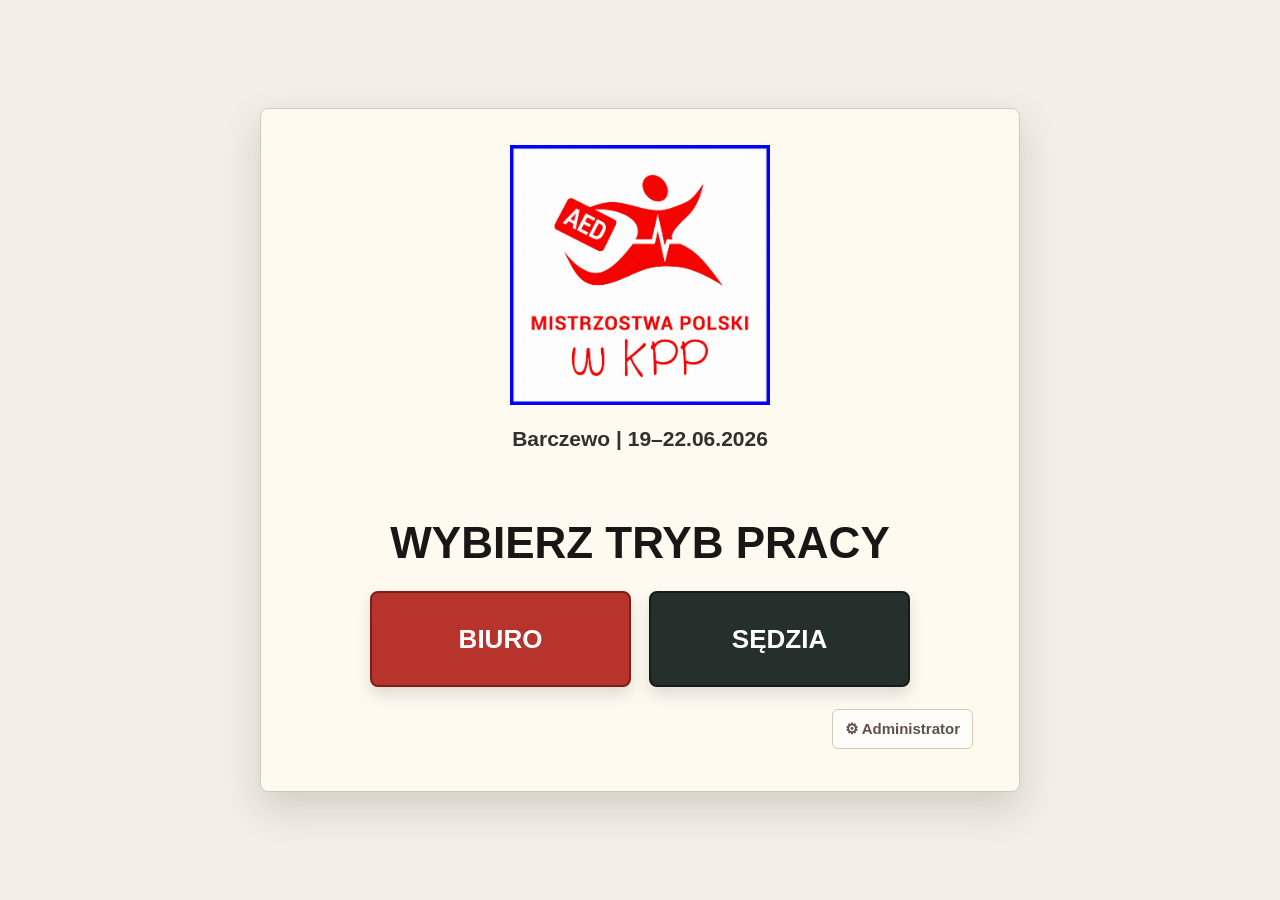
<file: index.html>
<!doctype html>
<html lang="pl">
<head>
  <meta charset="utf-8">
  <meta name="viewport" content="width=device-width, initial-scale=1, viewport-fit=cover">
  <meta name="theme-color" content="#f4f1ea">
  <title>Karty OMRM - MVP klient offline</title>
  <link rel="manifest" href="manifest.json">
  <link rel="stylesheet" href="styles.css?v=users-v51">
</head>
<body>
  <section id="login-screen" class="login-screen">
    <div class="login-panel">
      <div class="login-logo-box">
        <img class="login-logo" src="assets/images/logo.jpg" alt="Logo mistrzostw" onerror="this.hidden=true">
      </div>

      <div class="event-info">Barczewo | 19–22.06.2026</div>
      <div class="login-separator" aria-hidden="true"></div>

      <div id="loginModeStep" class="login-step">
        <h1>WYBIERZ TRYB PRACY</h1>
        <div class="login-mode-switch" role="group" aria-label="Tryb logowania">
          <button type="button" class="login-mode office-mode" data-login-mode="office">BIURO</button>
          <button type="button" class="login-mode judge-mode" data-login-mode="judge">SĘDZIA</button>
        </div>
        <button type="button" class="admin-login-link" data-login-mode="admin">⚙ Administrator</button>
      </div>

      <form id="loginForm" class="login-form" hidden>
        <p class="login-form-mode" id="loginFormMode">Logowanie</p>
        <label>
          Login
          <input id="loginInput" autocomplete="username">
        </label>
        <label>
          Hasło
          <input id="passwordInput" type="password" autocomplete="current-password">
        </label>
        <div id="loginError" class="login-error" role="alert" hidden>Nieprawidłowy login lub hasło.</div>
        <div class="login-actions">
          <button type="button" class="secondary" id="loginBackBtn">Wróć</button>
          <button type="submit">Zaloguj</button>
        </div>
      </form>
    </div>
  </section>

  <header class="topbar">
    <button type="button" class="admin-brand admin-home-button" id="adminHomeButton" aria-label="Przejdź do głównego panelu administratora">
      <div class="admin-brand-logo">
        <img id="headerLogo" src="assets/images/logo.jpg" alt="Logo Mistrzostw Polski w KPP" onerror="this.hidden=true">
      </div>
      <div class="admin-brand-text">
        <strong id="headerEventName">MISTRZOSTWA POLSKI W KPP</strong>
        <span id="headerEventMeta">Barczewo | 19–22.06.2026</span>
      </div>
    </button>
    <button type="button" class="event-edit-button" id="eventEditBtn" aria-label="Edytuj dane zawodów" title="Edytuj dane zawodów" data-admin-write>✎</button>
    <button type="button" class="admin-menu-toggle" id="adminMenuToggle" aria-expanded="false">
      <span aria-hidden="true">☰</span>
      Menu
    </button>
    <div class="session-panel">
      <span class="session-label">Zalogowany jako</span>
      <div class="mode-pill" id="modePill">Tryb</div>
      <div class="context-switcher" id="contextSwitcher" hidden>
        <button type="button" data-context-mode="admin">Administracja</button>
        <button type="button" data-context-mode="office">Biuro</button>
        <button type="button" data-context-mode="judge">Sędzia</button>
      </div>
    </div>
  </header>

  <main>
    <section id="users-screen" class="view">
      <div class="admin-layout">
        <aside class="admin-sidebar" aria-label="Menu administratora">
          <nav aria-label="Widoki administratora">
            <button class="tab active" data-view="users-screen">Użytkownicy</button>
            <button class="tab" data-view="assignments-screen">Przydziały</button>
            <button class="tab" data-view="teams-screen">Zespoły</button>
            <button class="tab" data-view="ranking-screen">Ranking</button>
            <button class="tab" data-view="messages-screen">Komunikaty</button>
            <button class="tab" data-view="audit-screen">Audyt</button>
            <button class="tab" data-view="sync-screen">Synchronizacja</button>
          </nav>
          <button type="button" class="logout-button secondary" id="logoutBtn" data-logout>Wyloguj</button>
        </aside>

        <div class="admin-main">
          <div class="wide-panel admin-users-panel">
            <div class="admin-section-header">
              <div>
                <h2>Użytkownicy i uprawnienia</h2>
              </div>
              <div class="admin-header-actions">
                <button type="button" id="addUserBtn" data-admin-write>+ Dodaj użytkownika</button>
                <button type="button" class="secondary" id="importUsersBtn" data-admin-write>Importuj użytkowników</button>
              </div>
            </div>

            <div id="importUsersPanel" class="user-form-panel import-users-panel" hidden>
              <h3>Importuj użytkowników</h3>
              <p class="muted">Wybierz plik XLSX lub CSV z kolumnami: Imię oraz Nazwisko. Loginy zostaną wygenerowane automatycznie.</p>
              <label>
                Plik Excel / CSV
                <input id="importUsersFileInput" type="file" accept=".csv,.xlsx,.xls,text/csv,application/vnd.ms-excel,application/vnd.openxmlformats-officedocument.spreadsheetml.sheet">
              </label>
              <div id="importUsersFileInfo" class="import-file-info" hidden></div>
              <div class="import-columns">
                <strong>Oczekiwane kolumny:</strong>
                <span>Imię</span>
                <span>Nazwisko</span>
              </div>
              <div id="importUsersPreview"></div>
              <div class="action-row">
                <button type="button" class="secondary" id="cancelImportUsersBtn">Zamknij</button>
                <button type="button" id="confirmImportUsersBtn" hidden>Importuj 0 użytkowników</button>
              </div>
            </div>

            <div id="userFormPanel" class="user-form-panel" hidden>
              <form id="userForm" class="user-form">
                <h3 id="userFormTitle">Dodaj użytkownika</h3>
                <div id="userFormError" class="login-error" role="alert" hidden></div>
                <input type="hidden" id="userIdInput">
                <div class="form-grid">
                  <label>
                    Imię
                    <input id="userFirstNameInput" autocomplete="given-name">
                  </label>
                  <label>
                    Nazwisko
                    <input id="userLastNameInput" autocomplete="family-name">
                  </label>
                  <label>
                    Login
                    <input id="userAccountInput" autocomplete="off">
                  </label>
                  <label id="userPasswordLabel">
                    Hasło
                    <input id="userSecretInput" type="password" autocomplete="off">
                  </label>
                </div>
                <fieldset class="checkbox-group">
                  <legend>Uprawnienia</legend>
                  <label><input type="checkbox" id="roleJudgeInput" value="judge"> Sędzia</label>
                  <label><input type="checkbox" id="roleOfficeInput" value="office"> Biuro</label>
                  <label><input type="checkbox" id="roleAdminInput" value="admin"> Administrator</label>
                </fieldset>
                <fieldset class="status-group">
                  <legend>Status</legend>
                  <label><input type="radio" name="userStatus" value="active" checked> Aktywny</label>
                  <label><input type="radio" name="userStatus" value="inactive"> Nieaktywny</label>
                </fieldset>
                <div class="action-row">
                  <button type="button" class="secondary" id="cancelUserFormBtn">Anuluj</button>
                  <button type="submit" id="saveUserBtn">Dodaj użytkownika</button>
                </div>
              </form>
            </div>

            <div id="passwordPanel" class="user-form-panel" hidden>
              <form id="passwordForm" class="user-form password-form">
                <h3 id="passwordFormTitle">Zmień hasło</h3>
                <div id="passwordFormError" class="login-error" role="alert" hidden></div>
                <input type="hidden" id="passwordUserIdInput">
                <label>
                  Nowe hasło
                  <input id="newPasswordInput" type="password" autocomplete="new-password">
                </label>
                <div class="action-row">
                  <button type="button" class="secondary" id="cancelPasswordBtn">Anuluj</button>
                  <button type="submit">Zapisz hasło</button>
                </div>
              </form>
            </div>

            <div id="bulkMessage" class="bulk-message" role="alert" hidden></div>

            <div id="bulkActionsBar" class="bulk-actions-bar" hidden>
              <strong>Zaznaczono: <span id="selectedUsersCount">0</span></strong>
              <div class="bulk-actions">
                <button type="button" class="secondary compact-button" data-bulk-menu="roles" data-admin-write>Uprawnienia</button>
                <button type="button" class="secondary compact-button" data-bulk-menu="status" data-admin-write>Status</button>
                <button type="button" class="secondary compact-button danger-button" data-bulk-action="delete" data-admin-write>Usuń</button>
              </div>
              <div id="bulkRolesMenu" class="bulk-menu" hidden>
                <button type="button" data-bulk-action="add-role" data-role="judge" data-admin-write>Dodaj uprawnienie „Sędzia”</button>
                <button type="button" class="secondary" data-bulk-action="remove-role" data-role="judge" data-admin-write>Usuń uprawnienie „Sędzia”</button>
                <button type="button" data-bulk-action="add-role" data-role="office" data-admin-write>Dodaj uprawnienie „Biuro”</button>
                <button type="button" class="secondary" data-bulk-action="remove-role" data-role="office" data-admin-write>Usuń uprawnienie „Biuro”</button>
                <button type="button" data-bulk-action="add-role" data-role="admin" data-admin-write>Dodaj uprawnienie „Administrator”</button>
                <button type="button" class="secondary" data-bulk-action="remove-role" data-role="admin" data-admin-write>Usuń uprawnienie „Administrator”</button>
              </div>
              <div id="bulkStatusMenu" class="bulk-menu" hidden>
                <button type="button" data-bulk-action="set-status" data-status="active" data-admin-write>Ustaw jako aktywnych</button>
                <button type="button" class="secondary" data-bulk-action="set-status" data-status="inactive" data-admin-write>Ustaw jako nieaktywnych</button>
              </div>
            </div>

            <div class="table-shell">
              <table class="users-table">
                <thead>
                  <tr>
                    <th class="select-column">
                      <label class="select-all-label">
                        <input type="checkbox" id="selectAllUsers" data-admin-write>
                        <span>Zaznacz wszystkich</span>
                      </label>
                    </th>
                    <th>Imię i nazwisko</th>
                    <th>Login</th>
                    <th>Uprawnienia</th>
                    <th>Przydziały</th>
                    <th>Status</th>
                    <th>Akcje</th>
                  </tr>
                </thead>
                <tbody id="usersBody"></tbody>
              </table>
            </div>

            <div id="userCards" class="user-cards"></div>

            <div class="table-footer">
              <strong>Razem użytkowników: <span id="usersCount">0</span></strong>
            </div>
          </div>
        </div>
      </div>
    </section>

    <section id="assignments-screen" class="view">
      <div class="admin-layout">
        <aside class="admin-sidebar" aria-label="Menu administratora">
          <nav aria-label="Widoki administratora">
            <button class="tab" data-view="users-screen">Użytkownicy</button>
            <button class="tab active" data-view="assignments-screen">Przydziały</button>
            <button class="tab" data-view="teams-screen">Zespoły</button>
            <button class="tab" data-view="ranking-screen">Ranking</button>
            <button class="tab" data-view="messages-screen">Komunikaty</button>
            <button class="tab" data-view="audit-screen">Audyt</button>
            <button class="tab" data-view="sync-screen">Synchronizacja</button>
          </nav>
          <button type="button" class="logout-button secondary" data-logout>Wyloguj</button>
        </aside>

        <div class="admin-main">
          <div class="wide-panel admin-users-panel assignments-panel">
            <div id="assignmentsContent"></div>
          </div>
        </div>
      </div>
    </section>

    <section id="teams-screen" class="view">
      <div class="admin-layout">
        <aside class="admin-sidebar" aria-label="Menu administratora">
          <nav aria-label="Widoki administratora">
            <button class="tab" data-view="users-screen">Użytkownicy</button>
            <button class="tab" data-view="assignments-screen">Przydziały</button>
            <button class="tab active" data-view="teams-screen">Zespoły</button>
            <button class="tab" data-view="ranking-screen">Ranking</button>
            <button class="tab" data-view="messages-screen">Komunikaty</button>
            <button class="tab" data-view="audit-screen">Audyt</button>
            <button class="tab" data-view="sync-screen">Synchronizacja</button>
          </nav>
          <button type="button" class="logout-button secondary" data-logout>Wyloguj</button>
        </aside>

        <div class="admin-main">
          <div class="wide-panel admin-users-panel teams-panel">
            <div id="teamsContent"></div>
          </div>
        </div>
      </div>
    </section>

    <section id="team-screen" class="view active touch-screen">
      <div class="workflow-panel">
        <p class="eyebrow">Wybór zespołu</p>
        <h1>Wybierz zespół do oceny</h1>
        <p class="muted">Lista pochodzi z lokalnego cache. Po podłączeniu API będzie uzupełniana synchronizacją z serwera.</p>
        <div id="teamList" class="team-list"></div>
      </div>
    </section>

    <section id="start-screen" class="view touch-screen">
      <div class="workflow-panel high-contrast">
        <p class="eyebrow">Rozpoczęcie oceny</p>
        <div class="huge-number" id="startTeamNumber">--</div>
        <h1 id="startTeamName">Zespół</h1>
        <label>
          Konkurencja / karta
          <select id="assignmentSelect"></select>
        </label>
        <div class="action-row">
          <button class="secondary" data-view-target="team-screen">Zmień zespół</button>
          <button id="startAssessmentBtn">Rozpocznij ocenę</button>
        </div>
      </div>
    </section>

    <section id="card-screen" class="view">
      <article class="paper-shell" aria-label="Karta ocen">
        <div class="paper-toolbar">
          <div class="team-chip logo-panel">
            <!-- Logo mistrzostw: assets/images/logo.jpg -->
            <img
              class="championship-logo"
              src="assets/images/logo.jpg"
              alt="Logo mistrzostw"
              onerror="this.hidden=true">
            <span id="cardTaskLabel" hidden></span>
            <strong id="cardTaskName" hidden></strong>
          </div>
          <section class="competition-timer" id="competitionTimer" aria-live="polite">
            <div class="timer-label">Czas konkurencji</div>
            <div class="timer-display" id="timerDisplay">10:00</div>
            <div class="timer-message" id="timerMessage"></div>
            <div class="timer-controls">
              <button type="button" id="timerStartBtn">Start</button>
              <button type="button" id="timerPauseBtn" class="secondary">Pauza</button>
              <button type="button" id="timerResumeBtn" class="secondary">Wznów</button>
              <button type="button" id="timerResetBtn" class="secondary">Reset 10:00</button>
              <button type="button" id="timerSoundBtn" class="secondary">Dźwięk: włączony</button>
            </div>
            <div id="timerStartNotice" class="timer-start-notice" role="status" hidden>
              <span class="info-icon" aria-hidden="true">i</span>
              Najpierw uruchom czas konkurencji, aby rozpocząć ocenianie.
            </div>
          </section>
          <div class="paper-total">Suma <strong id="totalScore">0</strong> / <span id="maxScore">0</span></div>
          <button id="finishAssessmentBtn">Zakończ ocenę</button>
        </div>

        <div class="judge-card-layout">
        <form id="scoreCard" class="score-card">
          <div id="cardValidationMessage" class="card-validation-message" role="alert" tabindex="-1" hidden>
            Nie można zakończyć oceny. Uzupełnij wszystkie wymagane pola.
          </div>
          <div class="paper-title">
            <h1 id="cardTitle">Karta ocen</h1>
            <label>Zespół nr <input id="teamNumber" readonly></label>
          </div>
          <div id="columnsHead" class="columns-head"></div>
          <div id="sections"></div>
          <footer class="paper-notes" id="paperNotes"></footer>
        </form>
        <aside class="card-scenario-panel"><h2>Opis scenariusza</h2><p id="cardScenarioDescription">Brak opisu scenariusza.</p></aside>
        </div>
      </article>
    </section>

    <section id="finish-screen" class="view touch-screen">
      <div class="workflow-panel high-contrast">
        <p class="eyebrow">Zakończenie oceny</p>
        <div class="huge-number" id="finishTeamNumber">--</div>
        <h1 id="finishSummary">Suma punktów: 0</h1>
        <div id="validationBox" class="validation-box"></div>
        <div class="action-row">
          <button class="secondary" data-view-target="card-screen">Wróć do karty</button>
          <button id="approveBtn">Zatwierdź wynik</button>
        </div>
      </div>
    </section>

    <section id="confirm-screen" class="view touch-screen">
      <div class="workflow-panel">
        <p class="eyebrow">Potwierdzenie zapisu</p>
        <h1>Wynik zapisany lokalnie</h1>
        <p class="muted">Karta ma snapshot zatwierdzenia i operacje oczekujące w kolejce synchronizacji.</p>
        <dl class="summary-list">
          <div><dt>Zespół</dt><dd id="confirmTeam">--</dd></div>
          <div><dt>Wynik</dt><dd id="confirmScore">--</dd></div>
          <div><dt>Status</dt><dd id="confirmStatus">queued</dd></div>
        </dl>
        <div class="action-row">
          <button data-view-target="team-screen">Wróć do wyboru zespołu</button>
        </div>
      </div>
    </section>

    <section id="sync-error-screen" class="view touch-screen">
      <div class="workflow-panel sync-error">
        <p class="eyebrow">Błąd synchronizacji</p>
        <h1>Operacje pozostają w kolejce</h1>
        <p id="syncErrorText">Backend API nie jest jeszcze skonfigurowane.</p>
        <div class="action-row">
          <button id="retrySyncBtn">Ponów synchronizację</button>
          <button class="secondary" data-view-target="team-screen">Wróć</button>
        </div>
      </div>
    </section>

    <section id="ranking-screen" class="view">
      <div class="admin-layout">
        <aside class="admin-sidebar" aria-label="Menu administratora">
          <nav aria-label="Widoki administratora">
            <button class="tab" data-view="users-screen">Użytkownicy</button>
            <button class="tab" data-view="assignments-screen">Przydziały</button>
            <button class="tab" data-view="teams-screen">Zespoły</button>
            <button class="tab active" data-view="ranking-screen">Ranking</button>
            <button class="tab" data-view="messages-screen">Komunikaty</button>
            <button class="tab" data-view="audit-screen">Audyt</button>
            <button class="tab" data-view="sync-screen">Synchronizacja</button>
          </nav>
          <button type="button" class="logout-button secondary" data-logout>Wyloguj</button>
        </aside>

        <div class="admin-main">
          <div class="wide-panel admin-users-panel ranking-panel">
            <div class="admin-section-header ranking-header">
              <div>
                <h2>Ranking</h2>
                <p class="muted">Klasyfikacja generalna i punkty z poszczególnych konkurencji.</p>
              </div>
              <span id="rankingUpdatedAt" class="ranking-updated">Ostatnia aktualizacja: —</span>
            </div>
            <div id="rankingTabs" class="message-tabs ranking-tabs" role="tablist" aria-label="Widoki rankingu">
              <button type="button" class="secondary compact-button active" data-ranking-view="general">Ranking na żywo</button>
              <button type="button" class="secondary compact-button" data-ranking-view="competition-points">Punkty konkurencji</button>
            </div>
            <div id="rankingSortBar" class="ranking-sort-bar" hidden>
              <span>Sortowanie: <strong id="rankingSortLabel">—</strong></span>
              <button type="button" class="secondary compact-button" id="clearRankingSortBtn">Usuń sortowanie</button>
            </div>
            <div id="rankingContent"></div>
            <div class="action-row ranking-actions">
              <button type="button" id="refreshRankingBtn">Aktualizuj</button>
              <button type="button" class="secondary" id="exportCompetitionPointsBtn" hidden>Eksportuj do Excel</button>
            </div>
          </div>
        </div>
      </div>
    </section>

    <section id="audit-screen" class="view">
      <div class="admin-layout">
        <aside class="admin-sidebar" aria-label="Menu administratora">
          <nav aria-label="Widoki administratora">
            <button class="tab" data-view="users-screen">Użytkownicy</button>
            <button class="tab" data-view="assignments-screen">Przydziały</button>
            <button class="tab" data-view="teams-screen">Zespoły</button>
            <button class="tab" data-view="ranking-screen">Ranking</button>
            <button class="tab" data-view="messages-screen">Komunikaty</button>
            <button class="tab active" data-view="audit-screen">Audyt</button>
            <button class="tab" data-view="sync-screen">Synchronizacja</button>
          </nav>
          <button type="button" class="logout-button secondary" data-logout>Wyloguj</button>
        </aside>

        <div class="admin-main">
          <div class="wide-panel admin-users-panel audit-panel">
            <div id="auditContent"></div>
          </div>
        </div>
      </div>
    </section>

    <section id="judge-placeholder-screen" class="view touch-screen">
      <div class="workflow-panel judge-placeholder-panel">
        <div class="judge-panel-header">
          <div>
            <p class="eyebrow">Tryb sędziego</p>
            <h1 id="judgeCompetitionTitle">Konkurencja</h1>
            <label id="judgeCompetitionPicker" hidden>Aktywna konkurencja<select id="judgeCompetitionSelect"></select></label>
          </div>
          <div class="judge-user-greeting">Witaj, <strong id="judgePlaceholderUser">—</strong></div>
          <button type="button" class="secondary" data-logout>Wyloguj</button>
        </div>
        <div class="judge-nav-grid" role="navigation" aria-label="Nawigacja sędziego">
          <button type="button" data-judge-nav="cards">Moje karty</button>
          <button type="button" data-judge-nav="times">Tabela czasów</button>
          <button type="button" data-judge-nav="checklist">Checklista</button>
          <button type="button" data-judge-nav="messages">Komunikaty</button>
        </div>
        <div id="judgeDashboardContent"></div>
      </div>
    </section>

    <section id="messages-screen" class="view">
      <div class="admin-layout">
        <aside class="admin-sidebar" aria-label="Menu administratora">
          <nav aria-label="Widoki administratora">
            <button class="tab" data-view="users-screen">Użytkownicy</button>
            <button class="tab" data-view="assignments-screen">Przydziały</button>
            <button class="tab" data-view="teams-screen">Zespoły</button>
            <button class="tab" data-view="ranking-screen">Ranking</button>
            <button class="tab active" data-view="messages-screen">Komunikaty</button>
            <button class="tab" data-view="audit-screen">Audyt</button>
            <button class="tab" data-view="sync-screen">Synchronizacja</button>
          </nav>
          <button type="button" class="logout-button secondary" data-logout>Wyloguj</button>
        </aside>

        <div class="admin-main">
          <div class="wide-panel admin-users-panel messages-panel">
            <div id="messagesContent"></div>
          </div>
        </div>
      </div>
    </section>

    <section id="sync-screen" class="view">
      <div class="admin-layout">
        <aside class="admin-sidebar" aria-label="Menu administratora">
          <nav aria-label="Widoki administratora">
            <button class="tab" data-view="users-screen">Użytkownicy</button>
            <button class="tab" data-view="assignments-screen">Przydziały</button>
            <button class="tab" data-view="teams-screen">Zespoły</button>
            <button class="tab" data-view="ranking-screen">Ranking</button>
            <button class="tab" data-view="messages-screen">Komunikaty</button>
            <button class="tab" data-view="audit-screen">Audyt</button>
            <button class="tab active" data-view="sync-screen">Synchronizacja</button>
          </nav>
          <button type="button" class="logout-button secondary" data-logout>Wyloguj</button>
        </aside>

        <div class="admin-main">
          <div class="wide-panel admin-users-panel sync-panel">
            <div class="admin-section-header assignments-header">
              <div>
                <h2>Synchronizacja</h2>
                <p class="muted">Podgląd stanu lokalnego cache i kolejki operacji.</p>
              </div>
              <button id="syncNowBtn">Uruchom synchronizację</button>
            </div>
            <div id="syncDashboard"></div>
          </div>
        </div>
      </div>
    </section>
  </main>

  <footer class="version-footer" aria-label="Informacje o wersji">
    <strong>Demo v0.1</strong>
    <span>Wersja demonstracyjna</span>
    <time datetime="2026-06-30">30.06.2026</time>
  </footer>

  <dialog id="confirmDialog" class="confirm-dialog">
    <form method="dialog">
      <h3 id="confirmTitle">Potwierdzenie</h3>
      <p id="confirmMessage"></p>
      <div class="dialog-actions">
        <button type="button" class="secondary" id="confirmCancelBtn">Anuluj</button>
        <button type="button" class="danger-button" id="confirmAcceptBtn">Usuń użytkownika</button>
      </div>
    </form>
  </dialog>

  <dialog id="eventConfigDialog" class="confirm-dialog event-config-dialog">
    <form id="eventConfigForm">
      <h3>Dane zawodów</h3>
      <label>
        Nazwa zawodów
        <input id="eventNameInput" required>
      </label>
      <label>
        Miejsce
        <input id="eventLocationInput" required>
      </label>
      <div class="form-grid">
        <label>
          Data rozpoczęcia
          <input id="eventDateFromInput" type="date" required>
        </label>
        <label>
          Data zakończenia
          <input id="eventDateToInput" type="date" required>
        </label>
      </div>
      <div id="eventConfigError" class="login-error" role="alert" hidden></div>
      <div class="dialog-actions">
        <button type="button" class="secondary" id="eventConfigCancelBtn">Anuluj</button>
        <button type="submit" id="eventConfigSaveBtn">Zapisz</button>
      </div>
    </form>
  </dialog>

  <div id="appNotice" class="app-notice" role="status" hidden></div>

  <script type="module" src="app.js?v=users-v51"></script>
</body>
</html>
</file>
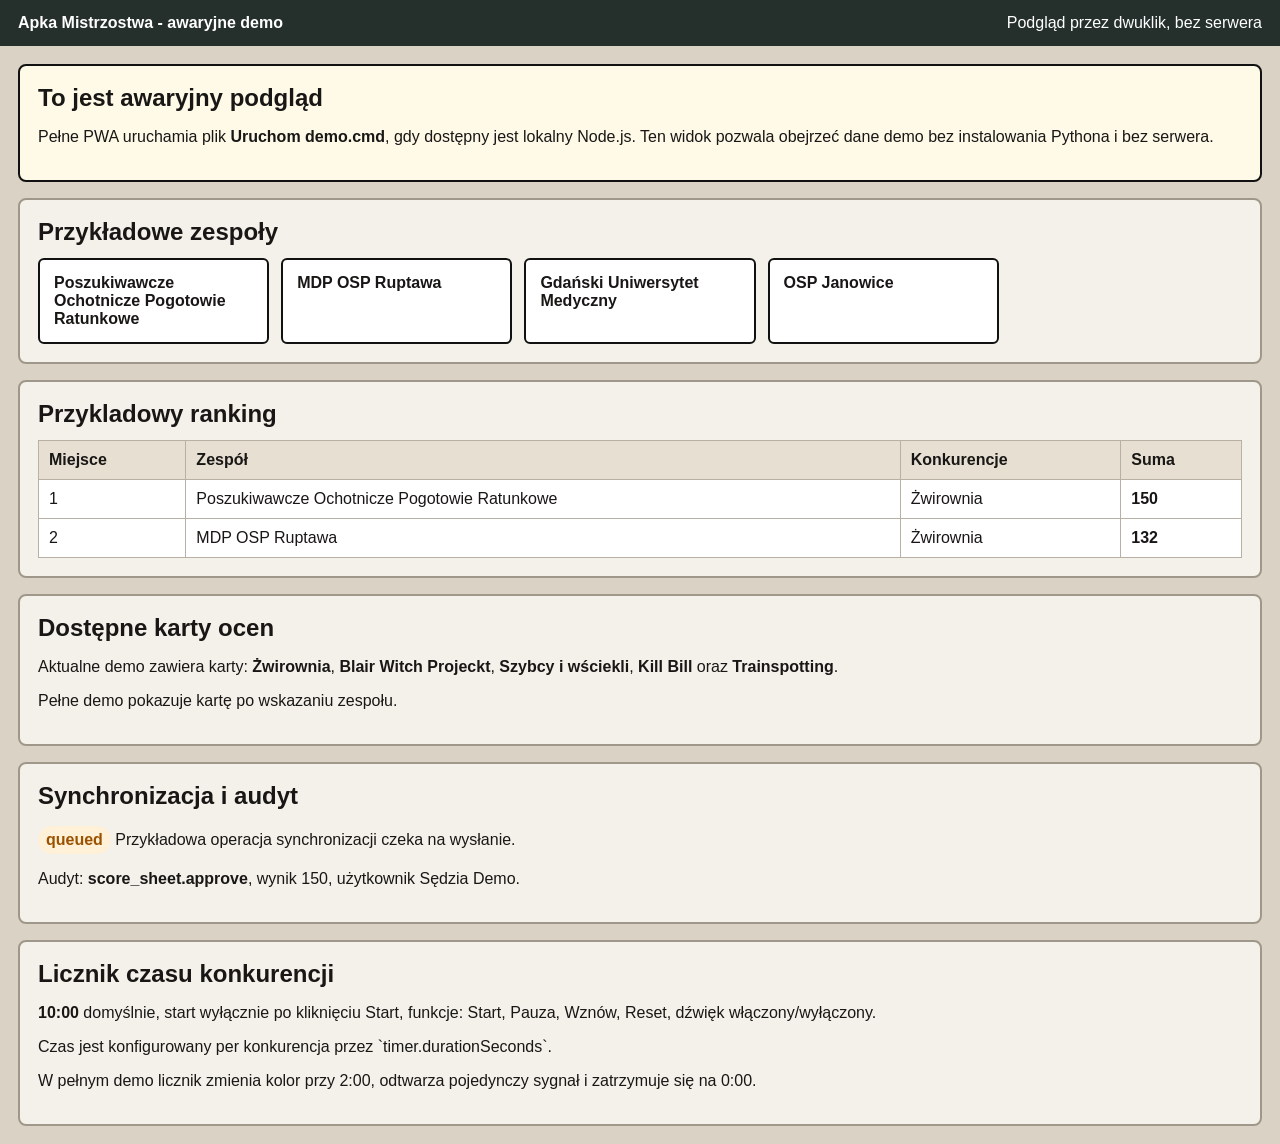
<file: demo-standalone.html>
<!doctype html>
<html lang="pl">
<head>
  <meta charset="utf-8">
  <meta name="viewport" content="width=device-width, initial-scale=1">
  <title>Apka Mistrzostwa - awaryjne demo</title>
  <style>
    body { margin: 0; font-family: Arial, sans-serif; background: #d9d2c5; color: #181715; }
    header { background: #25302d; color: #fff; padding: 14px 18px; display: flex; justify-content: space-between; gap: 12px; align-items: center; }
    main { padding: 18px; display: grid; gap: 16px; }
    section { background: #f4f1ea; border: 2px solid #9f978a; border-radius: 8px; padding: 18px; }
    h1, h2 { margin: 0 0 12px; }
    .grid { display: grid; grid-template-columns: repeat(auto-fill, minmax(210px, 1fr)); gap: 12px; }
    .team { background: #fff; border: 2px solid #111; border-radius: 6px; padding: 14px; font-weight: 900; }
    table { width: 100%; border-collapse: collapse; background: #fff; }
    th, td { border: 1px solid #b8b0a4; padding: 10px; text-align: left; }
    th { background: #e7dfd2; }
    .notice { background: #fff9e7; border-color: #111; }
    .badge { display: inline-block; padding: 5px 8px; border-radius: 999px; background: #fff0d8; color: #9a5200; font-weight: 900; }
  </style>
</head>
<body>
  <header>
    <strong>Apka Mistrzostwa - awaryjne demo</strong>
    <span>Podgląd przez dwuklik, bez serwera</span>
  </header>
  <main>
    <section class="notice">
      <h1>To jest awaryjny podgląd</h1>
      <p>Pełne PWA uruchamia plik <strong>Uruchom demo.cmd</strong>, gdy dostępny jest lokalny Node.js. Ten widok pozwala obejrzeć dane demo bez instalowania Pythona i bez serwera.</p>
    </section>
    <section>
      <h2>Przykładowe zespoły</h2>
      <div class="grid">
        <div class="team">Poszukiwawcze Ochotnicze Pogotowie Ratunkowe</div>
        <div class="team">MDP OSP Ruptawa</div>
        <div class="team">Gdański Uniwersytet Medyczny</div>
        <div class="team">OSP Janowice</div>
      </div>
    </section>
    <section>
      <h2>Przykladowy ranking</h2>
      <table>
        <thead><tr><th>Miejsce</th><th>Zespół</th><th>Konkurencje</th><th>Suma</th></tr></thead>
        <tbody>
          <tr><td>1</td><td>Poszukiwawcze Ochotnicze Pogotowie Ratunkowe</td><td>Żwirownia</td><td><strong>150</strong></td></tr>
          <tr><td>2</td><td>MDP OSP Ruptawa</td><td>Żwirownia</td><td><strong>132</strong></td></tr>
        </tbody>
      </table>
    </section>
    <section>
      <h2>Dostępne karty ocen</h2>
      <p>Aktualne demo zawiera karty: <strong>Żwirownia</strong>, <strong>Blair Witch Projeckt</strong>, <strong>Szybcy i wściekli</strong>, <strong>Kill Bill</strong> oraz <strong>Trainspotting</strong>.</p>
      <p>Pełne demo pokazuje kartę po wskazaniu zespołu.</p>
    </section>
    <section>
      <h2>Synchronizacja i audyt</h2>
      <p><span class="badge">queued</span> Przykładowa operacja synchronizacji czeka na wysłanie.</p>
      <p>Audyt: <strong>score_sheet.approve</strong>, wynik 150, użytkownik Sędzia Demo.</p>
    </section>
    <section>
      <h2>Licznik czasu konkurencji</h2>
      <p><strong>10:00</strong> domyślnie, start wyłącznie po kliknięciu Start, funkcje: Start, Pauza, Wznów, Reset, dźwięk włączony/wyłączony.</p>
      <p>Czas jest konfigurowany per konkurencja przez `timer.durationSeconds`.</p>
      <p>W pełnym demo licznik zmienia kolor przy 2:00, odtwarza pojedynczy sygnał i zatrzymuje się na 0:00.</p>
    </section>
  </main>
</body>
</html>
</file>
<file: styles.css>
:root {
  --paper: #fffaf0;
  --ink: #181715;
  --line: #111;
  --muted: #5d574d;
  --panel: #f4f1ea;
  --accent: #145c57;
  --accent-2: #b7342c;
  --admin-accent: #9d1f18;
  --admin-accent-dark: #74150f;
  --admin-bg: #f5f0e8;
  --admin-surface: #fffdf9;
  --admin-border: #ddd5ca;
  --ok: #176334;
  --warn: #9a5200;
  --focus: #ffd34d;
}

* { box-sizing: border-box; }
html { overflow-x: hidden; }
body {
  margin: 0;
  font-family: Arial, Helvetica, sans-serif;
  color: var(--ink);
  background: #d9d2c5;
  overflow-x: hidden;
}

body.logged-out .topbar,
body.logged-out main,
body.logged-out .version-footer,
body:not(.authenticated) .topbar,
body:not(.authenticated) main,
body:not(.authenticated) .version-footer {
  display: none;
}

body.authenticated .login-screen {
  display: none;
}

.login-screen {
  min-height: 100vh;
  padding: 24px;
  display: grid;
  place-items: center;
  background: #f3efe6;
}

.login-panel {
  width: min(100%, 760px);
  background: #fffaf0;
  border: 1px solid #d3c8b8;
  border-radius: 8px;
  padding: 36px 46px 42px;
  box-shadow: 0 16px 38px rgba(42,34,24,.16);
  display: grid;
  justify-items: center;
  text-align: center;
}

.login-logo-box {
  width: min(100%, 260px);
  height: 260px;
  display: grid;
  place-items: center;
  margin: 0 auto 22px;
  padding: 0;
}

.login-logo {
  width: 100%;
  height: 100%;
  object-fit: contain;
}

.event-info {
  width: 100%;
  text-align: center;
  font-size: 21px;
  font-weight: 900;
  color: #332f2a;
}

.login-separator {
  width: min(100%, 500px);
  height: 0;
  margin: 38px auto 30px;
  background: transparent;
}

.login-step {
  width: 100%;
  display: grid;
  justify-items: center;
}

.login-step h1 {
  margin: 0 0 24px;
  text-align: center;
  font-size: clamp(30px, 4vw, 44px);
  line-height: 1.1;
}

.login-mode-switch {
  width: min(100%, 540px);
  display: flex;
  justify-content: center;
  gap: 18px;
}

.login-mode {
  flex: 1 1 0;
  min-width: 0;
  min-height: 96px;
  border-radius: 8px;
  font-size: 26px;
  letter-spacing: 0;
  box-shadow: 0 8px 16px rgba(0,0,0,.12);
}

.login-mode.admin-mode,
.login-mode.office-mode {
  background: var(--accent-2);
  color: #fff;
  border-color: #7f1e18;
}

.admin-login-link {
  justify-self: end;
  margin-top: 22px;
  border: 1px solid #d3c8b8;
  background: #fffdf9;
  color: #5f5148;
  min-height: 40px;
  padding: 8px 12px;
  font-size: 15px;
  box-shadow: none;
}

.admin-login-link:hover,
.admin-login-link:focus-visible {
  color: var(--admin-accent);
  border-color: #c9a29b;
  background: #fff6f2;
}

.login-mode.judge-mode {
  background: #25302d;
  color: #fff;
  border-color: #141b19;
}

.login-form {
  width: min(100%, 420px);
  display: grid;
  gap: 14px;
  text-align: left;
}

.login-form[hidden] {
  display: none;
}

.login-form-mode {
  margin: 0;
  text-align: center;
  font-size: 26px;
  font-weight: 900;
  color: #332f2a;
}

.login-error {
  border: 2px solid var(--accent-2);
  border-radius: 6px;
  background: #ffe1dc;
  color: #7d160c;
  padding: 12px;
  font-weight: 900;
}

.app-notice {
  position: fixed;
  right: 24px;
  bottom: 24px;
  z-index: 1000;
  max-width: min(420px, calc(100vw - 32px));
  border: 1px solid #a8d5b5;
  border-radius: 8px;
  background: #e7f7ec;
  color: #14542c;
  padding: 12px 16px;
  font-weight: 900;
  box-shadow: 0 10px 28px rgba(38, 29, 20, .16);
}

.app-notice[hidden] {
  display: none;
}

.login-actions {
  display: grid;
  grid-template-columns: 1fr 1fr;
  gap: 10px;
}

.topbar {
  min-height: 92px;
  display: flex;
  justify-content: space-between;
  gap: 24px;
  align-items: center;
  padding: 14px 28px;
  background: var(--admin-surface);
  color: #171412;
  border-bottom: 1px solid var(--admin-border);
  position: sticky;
  top: 0;
  z-index: 10;
  box-shadow: 0 6px 18px rgba(72, 47, 36, .08);
}
.admin-brand {
  min-width: 0;
  display: flex;
  align-items: center;
  gap: 16px;
}
.admin-home-button {
  border: 0;
  background: transparent;
  color: inherit;
  padding: 0;
  text-align: left;
  cursor: pointer;
}
.admin-home-button:hover,
.admin-home-button:focus-visible {
  background: transparent;
}
.admin-home-button:focus-visible {
  outline: 3px solid rgba(157, 31, 24, .3);
  outline-offset: 6px;
}
.event-edit-button {
  display: none;
  align-self: center;
  min-width: 34px;
  min-height: 34px;
  padding: 5px 8px;
  border: 1px solid var(--admin-border);
  border-radius: 6px;
  background: #fffdf9;
  color: var(--admin-accent);
  font-size: 18px;
  line-height: 1;
}
body[data-app-mode="admin"].authenticated .event-edit-button {
  display: inline-flex;
  align-items: center;
  justify-content: center;
}
.admin-menu-toggle {
  display: none;
  align-items: center;
  justify-content: center;
  gap: 8px;
  min-height: 42px;
  border-color: var(--admin-accent-dark);
  background: var(--admin-accent);
  padding: 8px 12px;
  font-size: 15px;
}
.admin-brand-logo {
  flex: 0 0 72px;
  width: 72px;
  height: 72px;
  display: grid;
  place-items: center;
}
.admin-brand-logo img {
  width: 100%;
  height: 100%;
  object-fit: contain;
}
.admin-brand-text {
  min-width: 0;
  display: grid;
  gap: 4px;
}
.admin-brand-text strong {
  font-size: clamp(20px, 2.1vw, 30px);
  line-height: 1;
  letter-spacing: 0;
}
.topbar span {
  display: block;
  font-size: 15px;
  color: #5a514a;
}
nav { display: flex; gap: 8px; justify-content: center; }
button, select, input, textarea { font: inherit; }
button {
  max-width: 100%;
  white-space: normal;
}
button, select {
  min-height: 52px;
  border: 2px solid #123f3c;
  border-radius: 6px;
  font-weight: 800;
}
button {
  background: var(--accent);
  color: white;
  padding: 10px 16px;
}
button:disabled { opacity: .45; }
button.secondary { background: #fff; color: #25302d; border-color: #80786d; }
.tab { background: transparent; border-color: #7f8a86; min-height: 44px; }
.tab.active { background: #f6efe3; color: #1d2623; }
.sync-pill {
  padding: 9px 12px;
  border: 1px solid #d4ccc1;
  border-radius: 999px;
  font-size: 14px;
  font-weight: 800;
  color: #514940;
  background: #fff;
}
.context-switcher {
  display: flex;
  flex-wrap: wrap;
  justify-content: flex-end;
  gap: 6px;
}

.context-switcher[hidden] {
  display: none;
}

.context-switcher button {
  min-height: 30px;
  padding: 5px 8px;
  border-radius: 6px;
  border: 1px solid var(--admin-border);
  background: #fffdf9;
  color: #332f2a;
  font-size: 12px;
  font-weight: 900;
  box-shadow: none;
}

.context-switcher button.active {
  background: var(--admin-accent);
  border-color: var(--admin-accent-dark);
  color: #fff;
}

button:disabled,
input:disabled,
select:disabled,
textarea:disabled {
  cursor: not-allowed;
}

[aria-disabled="true"] {
  opacity: .55;
}

.permission-toast {
  border-color: #f0c36a;
  background: #fff5d9;
  color: #6e4300;
}

@media (max-width: 620px) {
  .admin-login-link {
    justify-self: center;
    width: 100%;
  }

  .context-switcher {
    justify-content: flex-start;
  }

  .context-switcher button {
    flex: 1 1 100px;
  }
}

.session-panel {
  display: grid;
  align-items: center;
  justify-content: flex-end;
  justify-items: end;
  gap: 5px;
  text-align: right;
}
.session-label {
  font-size: 12px !important;
  text-transform: uppercase;
  font-weight: 900;
  color: #81766d !important;
}
.mode-pill {
  padding: 0;
  border: 0;
  border-radius: 0;
  font-size: 17px;
  font-weight: 900;
  color: #181412;
  background: transparent;
}
.logout-button {
  min-height: 40px;
  padding: 7px 11px;
}

main {
  width: 100%;
  max-width: 100vw;
  padding: 14px;
}
.view { display: none; }
.view.active { display: block; }
.touch-screen {
  min-height: calc(100vh - 92px);
  display: none;
  place-items: center;
}
.touch-screen.active { display: grid; }
.workflow-panel, .wide-panel {
  width: min(100%, 1060px);
  background: var(--panel);
  border: 2px solid #9f978a;
  border-radius: 8px;
  padding: 22px;
}
.wide-panel { overflow-x: auto; }
.admin-layout {
  min-height: calc(100vh - 140px);
  display: grid;
  grid-template-columns: 260px minmax(0, 1fr);
  gap: 24px;
  padding: 24px;
  background: var(--admin-bg);
}
.admin-sidebar {
  min-height: calc(100vh - 188px);
  display: grid;
  grid-template-rows: 1fr auto;
  gap: 18px;
  background: var(--admin-surface);
  border: 1px solid var(--admin-border);
  border-radius: 10px;
  padding: 16px;
  box-shadow: 0 10px 24px rgba(72, 47, 36, .06);
}
.admin-sidebar nav {
  display: grid;
  align-content: start;
  justify-content: stretch;
  gap: 10px;
}
.admin-sidebar .tab,
.admin-sidebar .logout-button {
  width: 100%;
  min-height: 54px;
  display: flex;
  align-items: center;
  justify-content: flex-start;
  border: 1px solid var(--admin-border);
  border-radius: 8px;
  background: #fbfaf7;
  color: #26211d;
  padding: 12px 14px;
  font-size: 16px;
  font-weight: 900;
  text-align: left;
}
.admin-sidebar .tab.active {
  background: var(--admin-accent);
  border-color: var(--admin-accent-dark);
  color: #fff;
  box-shadow: 0 8px 18px rgba(157, 31, 24, .22);
}
.admin-sidebar .tab:not(.active):hover,
.admin-sidebar .logout-button:hover {
  border-color: #c9bdb0;
  background: #fff;
}
.admin-main {
  min-width: 0;
  display: grid;
}
.admin-main .wide-panel {
  width: 100%;
}
.admin-users-panel {
  min-width: 0;
  display: grid;
  align-content: start;
  gap: 22px;
  min-height: calc(100vh - 188px);
  padding: 28px;
  background: var(--admin-surface);
  border: 1px solid var(--admin-border);
  border-radius: 10px;
  overflow-x: hidden;
  box-shadow: 0 10px 24px rgba(72, 47, 36, .06);
}
.admin-section-header {
  display: flex;
  align-items: center;
  justify-content: space-between;
  gap: 20px;
  flex-wrap: wrap;
}
.admin-section-header h2 {
  margin: 0;
  font-size: clamp(30px, 3vw, 42px);
  line-height: 1.1;
  color: #181412;
}
.admin-section-header #addUserBtn,
.admin-section-header #addTeamBtn,
#addUserBtn,
#addTeamBtn {
  min-height: 58px;
  border-color: var(--admin-accent-dark);
  background: var(--admin-accent);
  padding: 12px 22px;
  font-size: 17px;
  box-shadow: 0 8px 18px rgba(157, 31, 24, .18);
}
.admin-header-actions {
  min-width: 0;
  display: flex;
  gap: 12px;
  flex-wrap: wrap;
  justify-content: flex-end;
}
.admin-header-actions button {
  min-height: 58px;
  padding: 12px 18px;
  font-size: 17px;
}
.user-form-panel {
  background: #fffaf8;
  border: 1px solid var(--admin-border);
  border-radius: 10px;
  padding: 20px;
  box-shadow: inset 0 0 0 1px rgba(255,255,255,.65);
}
.user-form {
  display: grid;
  gap: 16px;
}
.user-form h3 {
  margin: 0;
  font-size: 25px;
}
.form-grid {
  display: grid;
  grid-template-columns: repeat(2, minmax(220px, 1fr));
  gap: 16px;
}
.import-users-panel {
  display: grid;
  gap: 14px;
}
.import-users-panel[hidden] {
  display: none;
}
.import-users-panel h3 {
  margin: 0;
  font-size: 25px;
}
.import-file-info {
  border: 1px solid #d5c9bd;
  border-radius: 8px;
  background: #fff;
  padding: 12px;
  font-weight: 900;
}
.import-columns {
  display: flex;
  gap: 8px;
  flex-wrap: wrap;
  align-items: center;
}
.import-columns strong {
  margin-right: 4px;
}
.import-columns span {
  display: inline-block;
  border: 1px solid #f4c7c2;
  border-radius: 999px;
  background: #fde8e5;
  color: var(--admin-accent);
  padding: 6px 10px;
  font-size: 13px;
  font-weight: 900;
}
.checkbox-group,
.status-group {
  border: 1px solid var(--admin-border);
  border-radius: 8px;
  padding: 14px;
  display: flex;
  gap: 22px;
  flex-wrap: wrap;
  background: #fff;
}
.checkbox-group legend,
.status-group legend {
  padding: 0 6px;
  font-weight: 900;
}
.checkbox-group label,
.status-group label {
  display: flex;
  grid-template-columns: none;
  align-items: center;
  gap: 8px;
}
.checkbox-group input,
.status-group input {
  width: auto;
}
.table-shell {
  width: 100%;
  max-width: 100%;
  overflow-x: auto;
  border: 1px solid var(--admin-border);
  border-radius: 10px;
  background: #fff;
}
.users-table {
  min-width: 1080px;
  border-collapse: separate;
  border-spacing: 0;
}
.users-table th,
.users-table td {
  vertical-align: middle;
  border: 0;
  border-bottom: 1px solid #ece5dc;
  padding: 18px 20px;
  font-size: 16px;
}
.users-table th {
  background: #f7f2eb;
  color: #574d46;
  font-size: 13px;
  letter-spacing: 0;
  text-transform: uppercase;
}
.users-table tbody tr:last-child td {
  border-bottom: 0;
}
.users-table tbody tr:hover {
  background: #fffaf4;
}
.users-table td:first-child strong {
  font-size: 17px;
  color: #171412;
}
.select-column {
  width: 66px;
  min-width: 66px;
  text-align: center;
}
.select-column input,
.user-card-select input,
.card-select-all input {
  width: 22px;
  height: 22px;
  accent-color: var(--admin-accent);
}
.select-all-label {
  display: flex;
  align-items: center;
  justify-content: center;
  gap: 7px;
  font-size: 12px;
  line-height: 1.15;
  text-align: center;
}
.select-all-label span {
  max-width: 74px;
}
.bulk-message {
  border: 1px solid #efb6ad;
  border-radius: 8px;
  background: #fff0ed;
  color: #851a12;
  padding: 12px 14px;
  font-weight: 900;
}
.bulk-message[data-type="ok"] {
  border-color: #b9dfc5;
  background: #eaf7ee;
  color: #145d2f;
}
.bulk-actions-bar {
  display: grid;
  grid-template-columns: auto 1fr;
  gap: 12px 18px;
  align-items: center;
  border: 1px solid #e0c8c4;
  border-radius: 10px;
  background: #fff7f5;
  padding: 14px;
}
.bulk-actions-bar[hidden] {
  display: none;
}
.bulk-actions {
  display: flex;
  justify-content: flex-end;
  gap: 10px;
  flex-wrap: wrap;
}
.bulk-menu {
  grid-column: 1 / -1;
  display: flex;
  gap: 10px;
  flex-wrap: wrap;
  border-top: 1px solid #efd9d5;
  padding-top: 12px;
}
.bulk-menu[hidden] {
  display: none;
}
.bulk-menu button {
  min-height: 42px;
  padding: 8px 12px;
  font-size: 14px;
}
.role-chip {
  display: inline-block;
  margin: 3px 6px 3px 0;
  padding: 7px 10px;
  border-radius: 999px;
  background: #fde8e5;
  color: var(--admin-accent);
  border: 1px solid #f4c7c2;
  font-size: 13px;
  font-weight: 900;
  white-space: nowrap;
}
.table-actions {
  display: flex;
  gap: 10px;
  flex-wrap: wrap;
}
.compact-button {
  min-height: 42px;
  padding: 8px 12px;
  font-size: 14px;
  border-color: #d5c9bd;
  color: var(--admin-accent);
  background: #fff;
}
.danger-button {
  border-color: #9d1f18 !important;
  background: #fff !important;
  color: #9d1f18 !important;
}
.danger-button:hover {
  background: #fff0ed !important;
}
button.danger-button:not(.secondary),
.dialog-actions .danger-button {
  background: var(--admin-accent) !important;
  color: #fff !important;
  border-color: var(--admin-accent-dark) !important;
}
.user-cards {
  display: none;
}
.card-select-all,
.user-card {
  border: 1px solid var(--admin-border);
  border-radius: 10px;
  background: #fff;
}
.card-select-all {
  padding: 14px;
  display: flex;
  align-items: center;
  gap: 10px;
  font-weight: 900;
}
.user-card {
  display: grid;
  gap: 14px;
  padding: 18px;
}
.user-card h3 {
  margin: 0;
  font-size: 22px;
}
.user-card-select {
  display: flex;
  align-items: center;
  gap: 10px;
  font-size: 14px;
  color: #5a514a;
}
.user-card dl {
  display: grid;
  gap: 10px;
  margin: 0;
}
.user-card dl div {
  display: grid;
  gap: 4px;
}
.user-card dt {
  color: #6b6058;
  font-size: 13px;
  font-weight: 900;
  text-transform: uppercase;
}
.user-card dd {
  margin: 0;
  font-size: 16px;
}
.table-footer {
  display: flex;
  justify-content: flex-start;
  color: #3b342e;
  font-size: 16px;
  padding: 0 2px;
}
.assignments-panel {
  gap: 24px;
}
#assignmentsContent,
#teamsContent,
#messagesContent,
#syncDashboard {
  min-width: 0;
}
.teams-panel {
  gap: 24px;
}
.assignments-header .muted {
  margin: 10px 0 0;
  font-size: 17px;
}
.assignment-tiles {
  display: grid;
  grid-template-columns: repeat(2, minmax(0, 1fr));
  gap: 18px;
}
.assignment-tile {
  min-height: 190px;
  display: grid;
  align-content: center;
  justify-items: start;
  gap: 12px;
  border: 1px solid var(--admin-border);
  border-radius: 10px;
  background: #fff;
  color: #181412;
  padding: 24px;
  text-align: left;
  box-shadow: 0 8px 18px rgba(72, 47, 36, .06);
}
.assignment-tile:hover {
  border-color: #c9bdb0;
  background: #fffaf4;
}
.assignment-tile strong {
  color: var(--admin-accent);
  font-size: 28px;
  line-height: 1;
}
.assignment-tile span {
  color: #5a514a;
  font-size: 17px;
  line-height: 1.35;
}
.assignments-breadcrumb {
  display: flex;
  align-items: center;
  gap: 10px;
  flex-wrap: wrap;
  color: #6b6058;
  font-weight: 900;
}
.assignments-detail-header {
  display: flex;
  align-items: flex-start;
  justify-content: space-between;
  gap: 18px;
  flex-wrap: wrap;
}
.assignments-detail-header h2 {
  margin: 0;
  font-size: clamp(28px, 2.8vw, 38px);
}
.assignments-detail-header .muted {
  margin: 8px 0 0;
  font-size: 16px;
}
.assignments-table {
  min-width: 760px;
}
.competition-settings-block {
  display: grid;
  gap: 16px;
  border: 1px solid var(--admin-border);
  border-radius: 10px;
  background: #fffaf8;
  padding: 20px;
}
.competition-settings-block h3 {
  margin: 0;
  font-size: 25px;
}
.competition-settings-block .muted {
  margin: 6px 0 0;
}
.competition-settings-block label {
  max-width: 360px;
}
.checklist-header {
  align-items: center;
}
.file-button {
  position: relative;
  overflow: hidden;
  display: inline-flex;
  align-items: center;
  justify-content: center;
  min-height: 42px;
  border: 2px solid #d5c9bd;
  border-radius: 6px;
  background: #fff;
  color: var(--admin-accent);
  padding: 8px 12px;
  font-size: 14px;
  font-weight: 900;
  cursor: pointer;
}
.file-button input {
  position: absolute;
  inset: 0;
  opacity: 0;
  cursor: pointer;
}
.checklist-preview {
  display: grid;
  gap: 12px;
}
.checklist-item-row {
  display: grid;
  grid-template-columns: auto minmax(0, 1fr) auto;
  gap: 12px;
  align-items: center;
  border: 1px solid var(--admin-border);
  border-radius: 10px;
  background: #fff;
  padding: 14px;
}
.checklist-item-check {
  display: inline-flex;
  align-items: center;
  margin: 0;
}
.checklist-item-check input {
  width: 24px;
  height: 24px;
  min-height: 24px;
  accent-color: var(--admin-accent);
}
.checklist-item-label {
  font-weight: 900;
  color: #211b17;
}
.assigned-judges-output {
  min-height: 44px;
  border: 2px solid #d8ccc1;
  border-radius: 6px;
  background: #f9f5ef;
  padding: 10px;
  color: #231f1b;
  line-height: 1.5;
}
.sr-only {
  position: absolute;
  width: 1px;
  height: 1px;
  padding: 0;
  margin: -1px;
  overflow: hidden;
  clip: rect(0, 0, 0, 0);
  white-space: nowrap;
  border: 0;
}
.teams-table {
  min-width: 840px;
}
.teams-table th:first-child,
.teams-table td:first-child {
  width: 120px;
}
.teams-table th:last-child,
.teams-table td:last-child {
  width: 150px;
}
.team-number-input {
  width: 96px;
  min-height: 40px;
  border: 1px solid #d8ccc1;
  border-radius: 6px;
  background: #fff;
  padding: 7px 9px;
  font-weight: 900;
}
.team-number-input.invalid {
  border-color: #9d1f18;
  background: #fff0ed;
  color: #8f1d15;
}
.icon-actions {
  justify-content: flex-start;
}
.icon-button {
  width: 46px;
  min-height: 42px;
  padding: 8px;
  display: inline-grid;
  place-items: center;
  font-size: 20px;
  line-height: 1;
}
.team-admin-cards {
  display: none;
}
.team-admin-card h3 {
  line-height: 1.2;
}
.import-summary {
  display: flex;
  gap: 10px;
  flex-wrap: wrap;
  align-items: center;
}
.import-summary strong,
.import-summary span {
  border: 1px solid #f4c7c2;
  border-radius: 999px;
  background: #fde8e5;
  color: var(--admin-accent);
  padding: 7px 11px;
  font-size: 14px;
  font-weight: 900;
}
.import-summary strong {
  border-color: var(--admin-border);
  background: #fff;
  color: #28221e;
}
.teams-import-table {
  min-width: 920px;
}
.ranking-panel {
  gap: 22px;
}
.ranking-header {
  align-items: center;
}
.ranking-updated {
  color: #5a514a;
  font-size: 15px;
  font-weight: 900;
  text-align: right;
}
.ranking-table {
  min-width: 720px;
}
.ranking-table th:first-child,
.ranking-table td:first-child,
.ranking-table th:nth-child(2),
.ranking-table td:nth-child(2) {
  width: 120px;
}
.ranking-table th:nth-child(4),
.ranking-table td:nth-child(4),
.ranking-table th:nth-child(5),
.ranking-table td:nth-child(5) {
  width: 150px;
  text-align: right;
}
.ranking-actions {
  justify-content: flex-start;
}

body[data-app-mode="judge"] { background: #fff; }
body[data-app-mode="judge"] .judge-placeholder-panel { max-width: 1180px; width: min(100%, 1180px); background: #fff; }
.judge-panel-header { display: flex; align-items: center; justify-content: space-between; gap: 24px; border-bottom: 1px solid var(--line); padding-bottom: 22px; }
.judge-panel-header h1 { margin: 4px 0 0; }
.judge-user-greeting { color: var(--muted); text-align: right; }
.judge-nav-grid { display: grid; grid-template-columns: repeat(4, minmax(0, 1fr)); gap: 14px; margin: 24px 0; }
.judge-nav-grid button { min-height: 72px; font-size: 18px; font-weight: 800; }
body[data-app-mode="judge"] .judge-nav-grid button,
body[data-app-mode="judge"] .judge-dashboard-action { background: var(--accent-2); color: #fff; border-color: #7f1e18; }
.judge-preview-list { margin: 16px 0 24px; padding-left: 24px; }
.checklist-row { display: flex; gap: 12px; align-items: center; min-height: 48px; border-bottom: 1px solid var(--line); }
.time-action { min-width: 150px; }
.time-action button { min-height: 44px; }
.judge-dashboard-grid { display: grid; grid-template-columns: repeat(3, minmax(0, 1fr)); gap: 16px; }
.judge-dashboard-card { border: 1px solid var(--line); background: var(--surface); padding: 20px; }
.judge-dashboard-card h2 { margin: 0 0 12px; font-size: 16px; }
.judge-dashboard-value { font-size: 30px; font-weight: 900; }
.judge-dashboard-action { grid-column: span 2; min-height: 76px; font-size: 22px; font-weight: 900; }
@media (max-width: 700px) {
  .judge-panel-header { align-items: flex-start; flex-wrap: wrap; gap: 12px; }
  .judge-user-greeting { order: 3; width: 100%; text-align: left; }
  .judge-nav-grid { grid-template-columns: repeat(2, minmax(0, 1fr)); }
  .judge-dashboard-grid { grid-template-columns: 1fr; }
  .judge-dashboard-action { grid-column: auto; }
}

.ranking-tabs {
  margin-top: 0;
}

.ranking-sort-bar {
  display: flex;
  flex-wrap: wrap;
  align-items: center;
  gap: 10px;
  border: 1px solid #f2c8c1;
  border-radius: 10px;
  background: #fff7f5;
  padding: 12px 14px;
  color: #352c27;
  font-weight: 900;
}

.ranking-sort-bar[hidden] {
  display: none;
}

.competition-points-shell {
  overflow: auto;
  max-width: 100%;
}

.competition-points-table {
  min-width: 1280px;
}

.competition-points-table th,
.competition-points-table td {
  white-space: nowrap;
  text-align: center;
}

.competition-points-table .sticky-col {
  position: sticky;
  z-index: 2;
  background: #fff;
}

.competition-points-table thead .sticky-col {
  z-index: 5;
  background: #e7dfd2;
}

.competition-points-table .sticky-place {
  left: 0;
  min-width: 88px;
}

.competition-points-table .sticky-number {
  left: 88px;
  min-width: 112px;
}

.competition-points-table .sticky-team {
  left: 200px;
  min-width: 280px;
  max-width: 360px;
  text-align: left;
  white-space: normal;
}

.competition-points-competition-head {
  text-align: center;
  vertical-align: middle;
}

.competition-points-competition-head button {
  width: 100%;
  min-height: 38px;
  border: 0;
  border-radius: 8px;
  background: transparent;
  color: inherit;
  font: inherit;
  font-weight: 900;
  cursor: pointer;
}

.competition-points-competition-head button:hover,
.competition-points-competition-head button:focus-visible {
  background: #fff7f5;
  color: var(--admin-accent);
}

.competition-points-competition-head.active-sort {
  background: #fde8e5;
  color: var(--admin-accent);
}

.competition-points-part-head {
  min-width: 78px;
  text-align: center;
}

.score-cell {
  min-width: 78px;
  font-weight: 900;
  text-align: center;
}

.messages-panel,
.audit-panel,
.sync-panel {
  display: grid;
  gap: 18px;
}

.message-tabs {
  display: flex;
  flex-wrap: wrap;
  gap: 10px;
  margin: 8px 0 14px;
}

.message-tabs .active {
  background: var(--admin-accent);
  border-color: var(--admin-accent-dark);
  color: #fff;
}

.audit-tabs {
  margin-top: 0;
}

.audit-summary-grid {
  display: grid;
  grid-template-columns: repeat(3, minmax(0, 1fr));
  gap: 14px;
}

.audit-metric-card[data-status="ok"] {
  border-color: #b8dfc3;
  background: #f1fbf3;
}

.audit-metric-card[data-status="danger"] {
  border-color: #efb6ad;
  background: #fff0ed;
}

.audit-metric-card[data-status="warn"] {
  border-color: #e8bf59;
  background: #fff8dc;
}

.audit-metric-card[data-status="neutral"] {
  background: #fffdf9;
}

.audit-table {
  min-width: 860px;
}

.audit-table-layout {
  display: grid;
  grid-template-columns: minmax(0, 1fr) minmax(210px, 260px);
  gap: 14px;
  align-items: start;
}

.audit-status-row.ok td {
  background: #f1fbf3;
}

.audit-status-row.warn td {
  background: #fff7df;
}

.audit-status-row.danger td {
  background: #fff0ed;
}

.audit-status-row.neutral td {
  background: #f4f2ef;
}

.audit-status-row:hover td {
  filter: brightness(.985);
}

.audit-legend {
  display: grid;
  gap: 10px;
  border: 1px solid var(--admin-border);
  border-radius: 10px;
  background: #fffdf9;
  padding: 14px;
}

.audit-legend h3 {
  margin: 0 0 2px;
  color: #342c27;
  font-size: 14px;
  font-weight: 900;
  text-transform: uppercase;
}

.audit-legend-item {
  display: grid;
  grid-template-columns: 34px minmax(0, 1fr);
  gap: 9px;
  align-items: start;
}

.audit-legend-swatch {
  width: 34px;
  height: 26px;
  border: 1px solid #d8ccc1;
  border-radius: 7px;
}

.audit-legend-swatch.ok {
  background: #f1fbf3;
  border-color: #b8dfc3;
}

.audit-legend-swatch.warn {
  background: #fff7df;
  border-color: #e8bf59;
}

.audit-legend-swatch.danger {
  background: #fff0ed;
  border-color: #efb6ad;
}

.audit-legend-swatch.neutral {
  background: #f4f2ef;
  border-color: #ded5cb;
}

.audit-legend-item strong {
  display: block;
  color: #211b17;
  font-size: 13px;
  font-weight: 900;
}

.audit-legend-item small {
  display: block;
  color: #655b53;
  font-size: 12px;
  line-height: 1.25;
  word-break: normal;
}

.audit-status-badge {
  display: inline-flex;
  align-items: center;
  min-height: 30px;
  border-radius: 999px;
  padding: 5px 10px;
  font-size: 13px;
  font-weight: 900;
}

.audit-status-badge.ok {
  border: 1px solid #b8dfc3;
  background: #e4f4e8;
  color: #12602f;
}

.audit-status-badge.danger {
  border: 1px solid #efb6ad;
  background: #ffe1dc;
  color: #8f1d15;
}

.audit-status-badge.warn {
  border: 1px solid #e8bf59;
  background: #fff4cf;
  color: #805f00;
}

.audit-status-badge.neutral {
  border: 1px solid #ded5cb;
  background: #eeeeec;
  color: #4f4b46;
}

.audit-empty-state {
  min-height: 220px;
}

.audit-card-list {
  display: none;
}

.audit-mobile-card {
  display: grid;
  gap: 12px;
  border: 1px solid var(--admin-border);
  border-radius: 10px;
  background: #fff;
  padding: 16px;
  box-shadow: 0 8px 20px rgba(72, 47, 36, .06);
}

.audit-status-card.ok {
  background: #f1fbf3;
}

.audit-status-card.warn {
  background: #fff7df;
}

.audit-status-card.danger {
  background: #fff0ed;
}

.audit-status-card.neutral {
  background: #f4f2ef;
}

.audit-mobile-card h3 {
  margin: 0;
  font-size: 20px;
  line-height: 1.2;
}

.audit-mobile-card dl {
  display: grid;
  gap: 10px;
  margin: 0;
}

.audit-mobile-card div {
  display: grid;
  gap: 3px;
}

.audit-mobile-card dt {
  color: #685e55;
  font-size: 12px;
  font-weight: 900;
  text-transform: uppercase;
}

.audit-mobile-card dd {
  margin: 0;
  color: #211b17;
  font-weight: 900;
}

.message-form-header {
  display: flex;
  align-items: center;
  justify-content: space-between;
  gap: 12px;
}

.message-form-header h3 {
  margin: 0;
}

.message-form textarea {
  width: 100%;
  resize: vertical;
}

.message-targets {
  display: flex;
  flex-wrap: wrap;
  gap: 14px;
  margin: 12px 0;
  padding: 14px;
  border: 1px solid var(--admin-border);
  border-radius: 8px;
  background: #fffaf3;
}

.message-targets legend {
  padding: 0 6px;
  color: #5f5750;
  font-weight: 800;
}

.message-targets label {
  display: inline-flex;
  align-items: center;
  gap: 8px;
  margin: 0;
  font-weight: 800;
}

.message-competition-picker {
  margin: 10px 0;
}

.messages-table th:nth-child(2),
.messages-table td:nth-child(2) {
  min-width: 260px;
}

.message-confirmation-cell {
  display: flex;
  align-items: center;
  gap: 10px;
}

.message-unconfirmed-panel {
  margin-top: 10px;
  padding: 10px 12px;
  border: 1px solid var(--admin-border);
  border-radius: 8px;
  background: #fff7ef;
}

.message-unconfirmed-panel ul {
  margin: 8px 0 0;
  padding-left: 18px;
}

.sync-dashboard-grid {
  display: grid;
  grid-template-columns: repeat(3, minmax(0, 1fr));
  gap: 14px;
}

.sync-dashboard-card {
  display: grid;
  gap: 8px;
  min-height: 132px;
  padding: 18px;
  border: 1px solid var(--admin-border);
  border-radius: 10px;
  background: #fffdf9;
  text-align: left;
}

.sync-dashboard-card span {
  color: #685e55;
  font-weight: 900;
}

.sync-dashboard-card strong {
  color: #1f1b18;
  font-size: clamp(24px, 3vw, 36px);
  line-height: 1;
}

.sync-dashboard-card small {
  color: #756b62;
  font-weight: 700;
}

.sync-dashboard-button {
  cursor: pointer;
}

.sync-dashboard-button:hover,
.sync-dashboard-button:focus-visible {
  border-color: var(--admin-accent);
  box-shadow: 0 0 0 3px rgba(157, 31, 24, 0.12);
}

.sync-details-panel,
.sync-history-panel {
  margin-top: 16px;
  padding: 18px;
  border: 1px solid var(--admin-border);
  border-radius: 10px;
  background: #fffdf9;
}

.sync-details-panel h3,
.sync-history-panel h3 {
  margin: 0 0 12px;
}

.sync-details-panel ul {
  margin: 0;
  padding-left: 18px;
}
.users-import-table input,
.users-import-table select {
  min-height: 38px;
  border: 1px solid #d8ccc1;
  border-radius: 6px;
  padding: 7px 9px;
  font: inherit;
}
.import-checkbox {
  display: inline-flex;
  align-items: center;
  gap: 6px;
  margin: 3px 10px 3px 0;
  font-weight: 900;
  white-space: nowrap;
}
.import-checkbox input {
  width: 18px;
  height: 18px;
  min-height: 18px;
  accent-color: var(--admin-accent);
}
.assigned-judge-list {
  display: flex;
  flex-wrap: wrap;
  gap: 8px;
  min-height: 46px;
  margin-top: 12px;
  border: 1px dashed #dfcfc6;
  border-radius: 8px;
  background: #fffaf7;
  padding: 9px;
}
.assigned-judge-chip {
  display: inline-flex;
  align-items: center;
  min-height: 34px;
  border: 1px solid #f2c8c1;
  border-radius: 999px;
  background: #fde8e5;
  color: var(--admin-accent);
  padding: 6px 10px;
  font-size: 13px;
  font-weight: 900;
  cursor: grab;
  user-select: none;
}
.assigned-judge-chip:active {
  cursor: grabbing;
}
.assigned-judge-chip.dragging {
  opacity: .55;
}
.assigned-judge-empty {
  color: #74685f;
  font-size: 13px;
  font-weight: 800;
  align-self: center;
}
.assignment-drop-over .assigned-judge-list,
.assigned-judge-list.assignment-drop-over,
tr.assignment-drop-over .assigned-judge-list {
  border-color: var(--admin-accent);
  background: #fff0ed;
}
.staffing-badge {
  display: inline-flex;
  align-items: center;
  gap: 5px;
}
.staffing-badge.shortage {
  background: #fff0ed;
  color: #8f1d15;
  border: 1px solid #efb6ad;
}
.staffing-badge.overstaffed {
  background: #fff4cf;
  color: #8a1a12;
  border: 1px solid #e8bf59;
}
.assignment-check-list {
  display: grid;
  gap: 10px;
}
.assignment-check-row {
  display: flex;
  grid-template-columns: none;
  align-items: center;
  gap: 14px;
  border: 1px solid var(--admin-border);
  border-radius: 10px;
  background: #fff;
  padding: 14px 16px;
  font-size: 16px;
}
.assignment-check-row input {
  width: 24px;
  height: 24px;
  accent-color: var(--admin-accent);
}
.assignment-check-row span {
  display: grid;
  gap: 3px;
}
.assignment-check-row small {
  color: #6b6058;
  font-size: 13px;
}
.confirm-dialog {
  width: min(92vw, 520px);
  border: 0;
  border-radius: 12px;
  padding: 0;
  background: #fffdf9;
  box-shadow: 0 22px 60px rgba(24, 20, 18, .26);
}
.confirm-dialog::backdrop {
  background: rgba(24, 20, 18, .35);
}
.confirm-dialog form {
  display: grid;
  gap: 16px;
  padding: 24px;
}
.event-config-dialog {
  width: min(92vw, 620px);
}
.event-config-dialog form {
  gap: 14px;
}
.confirm-dialog h3 {
  margin: 0;
  font-size: 26px;
}
.confirm-dialog p {
  margin: 0;
  color: #332d28;
  font-size: 17px;
  line-height: 1.45;
  white-space: pre-line;
}
.dialog-actions {
  display: flex;
  justify-content: flex-end;
  gap: 10px;
  flex-wrap: wrap;
}
.workflow-panel.high-contrast {
  background: #fff9e7;
  border-color: #1f1d18;
}
.workflow-panel.sync-error {
  background: #fff1ee;
  border-color: var(--accent-2);
}
.eyebrow {
  margin: 0 0 10px;
  text-transform: uppercase;
  letter-spacing: 0;
  font-weight: 900;
  color: var(--muted);
}
h1, h2 { letter-spacing: 0; }
h1 { margin: 0 0 18px; font-size: 34px; }
h2 { margin: 0 0 10px; font-size: 24px; }
.muted { color: var(--muted); margin-top: 0; }

.team-list {
  display: grid;
  gap: 12px;
  margin-top: 18px;
}
.team-select-panel {
  display: grid;
  gap: 10px;
  font-size: 18px;
}
.team-select-panel select {
  min-height: 68px;
  font-size: 22px;
  font-weight: 900;
}
.team-button {
  min-height: 118px;
  display: grid;
  grid-template-columns: 96px 1fr;
  align-items: center;
  gap: 14px;
  text-align: left;
  background: white;
  color: var(--ink);
  border-color: #161616;
}
.team-button-no-number {
  grid-template-columns: 1fr;
}
.team-button span, .huge-number {
  font-weight: 900;
  color: #000;
}
.team-button span { font-size: 54px; text-align: center; }
.team-button strong { font-size: 24px; }
.huge-number {
  font-size: clamp(96px, 18vw, 190px);
  line-height: .9;
  margin: 10px 0 20px;
}
.action-row {
  display: flex;
  gap: 12px;
  flex-wrap: wrap;
  margin-top: 18px;
}
.empty-state {
  background: white;
  border: 2px dashed #8d8578;
  border-radius: 8px;
  padding: 22px;
  display: grid;
  gap: 8px;
}
label { display: grid; gap: 7px; font-size: 15px; font-weight: 900; }
select, input, textarea {
  width: 100%;
  border: 2px solid #80786d;
  background: white;
  border-radius: 6px;
  padding: 10px;
}

.paper-shell {
  width: 100%;
  max-width: 100%;
  background: #c3baac;
  padding: 12px;
  border-radius: 8px;
  overflow-x: hidden;
}
.paper-toolbar {
  display: grid;
  grid-template-columns: minmax(160px, 220px) minmax(250px, 340px) minmax(150px, 1fr) auto;
  gap: 10px;
  justify-content: stretch;
  align-items: center;
  margin-bottom: 10px;
  position: relative;
  z-index: 6;
  background: #c3baac;
  padding-bottom: 10px;
}
.team-chip, .paper-total {
  background: white;
  border: 2px solid #111;
  padding: 8px 12px;
  font-weight: 900;
}
.team-chip span { display: block; font-size: 12px; color: var(--muted); }
.team-chip strong, .paper-total strong { font-size: 36px; line-height: 1; }
.logo-panel {
  min-height: 96px;
  padding: 8px;
  display: grid;
  place-items: center;
  overflow: hidden;
}
.championship-logo {
  display: block;
  width: 100%;
  height: 100%;
  min-height: 80px;
  object-fit: contain;
  object-position: center;
}
#cardTaskLabel,
#cardTaskName {
  display: none !important;
}

.competition-timer {
  background: #fff;
  border: 2px solid #111;
  border-radius: 8px;
  padding: 6px;
  display: grid;
  grid-template-columns: auto 1fr;
  grid-template-areas:
    "label display"
    "message display"
    "controls controls"
    "notice notice";
  gap: 5px 12px;
  align-items: center;
  min-width: 0;
}
.timer-label {
  grid-area: label;
  font-size: 11px;
  font-weight: 900;
  text-transform: uppercase;
  color: var(--muted);
}
.timer-display {
  grid-area: display;
  font-size: clamp(34px, 4vw, 52px);
  line-height: .9;
  font-weight: 900;
  font-variant-numeric: tabular-nums;
  text-align: right;
  color: #000;
}
.timer-message {
  grid-area: message;
  min-height: 16px;
  font-size: 12px;
  font-weight: 900;
  color: var(--accent-2);
}
.timer-controls {
  grid-area: controls;
  display: grid;
  grid-template-columns: repeat(2, minmax(70px, 1fr));
  gap: 5px;
}
.timer-controls button {
  min-height: 36px;
  padding: 7px 8px;
  font-size: 12px;
}
.timer-start-notice {
  grid-area: notice;
  display: flex;
  align-items: center;
  gap: 8px;
  padding: 8px 10px;
  border: 1px solid #c77d00;
  border-radius: 6px;
  background: #fff0c7;
  color: #603b00;
  font-size: 12px;
  font-weight: 900;
}
.timer-start-notice[hidden] {
  display: none;
}
.info-icon {
  flex: 0 0 20px;
  width: 20px;
  height: 20px;
  display: inline-grid;
  place-items: center;
  border-radius: 50%;
  background: #8a5600;
  color: #fff;
  font-size: 13px;
  font-weight: 900;
}
.competition-timer.timer-warning {
  background: #b71414;
  color: white;
  border-color: #5a0000;
  animation: timerPulse 1.25s ease-in-out infinite;
}
.competition-timer.timer-warning .timer-label,
.competition-timer.timer-warning .timer-message,
.competition-timer.timer-warning .timer-display {
  color: white;
}
.competition-timer.timer-warning .timer-controls button.secondary {
  border-color: #fff;
}
.competition-timer.timer-finished {
  background: #181715;
  color: white;
}
.competition-timer.timer-finished .timer-label,
.competition-timer.timer-finished .timer-message,
.competition-timer.timer-finished .timer-display {
  color: white;
}

@keyframes timerPulse {
  0%, 100% { transform: scale(1); }
  50% { transform: scale(1.015); }
}

.score-card {
  width: min(100%, 1080px);
  min-height: 720px;
  margin: 0 auto;
  background: var(--paper);
  border: 2px solid var(--line);
  padding: 18px;
  box-shadow: 0 8px 20px rgba(0,0,0,.18);
}
.paper-title {
  display: grid;
  grid-template-columns: 1fr 260px;
  align-items: end;
  border-bottom: 2px solid var(--line);
  padding-bottom: 8px;
}
.paper-title h1 {
  margin: 0;
  font-size: 25px;
  text-align: center;
}
.columns-head, .row {
  display: grid;
  grid-template-columns: minmax(260px, 1fr) 72px 72px 64px;
  align-items: stretch;
}
.columns-head {
  margin-top: 12px;
  border: 2px solid var(--line);
  border-bottom: 0;
  text-align: center;
  text-transform: lowercase;
}
.columns-head > * { padding: 6px; border-left: 1px solid var(--line); }
.section {
  display: grid;
  grid-template-columns: minmax(150px, 210px) 1fr;
  border: 2px solid var(--line);
  border-top: 0;
}
.section-title {
  display: grid;
  place-items: center;
  text-align: center;
  font-weight: 900;
  font-size: 15px;
  padding: 8px;
  border-right: 2px solid var(--line);
  background: #f1eadc;
}
.row { min-height: 54px; }
.row + .row { border-top: 1px solid var(--line); }
.criterion, .choice, .points {
  padding: 8px;
  border-left: 1px solid var(--line);
  display: flex;
  align-items: center;
}
#sections > .section:first-child .row:first-child > .criterion,
#sections > .section:first-child .row:first-child > .choice,
#sections > .section:first-child .row:first-child > .points {
  padding-top: 9px;
  padding-bottom: 7px;
}
.criterion { border-left: 0; font-size: 15px; font-weight: 700; display: grid; gap: 3px; }
.captured-time {
  color: #0c4b46;
  font-size: 13px;
  font-weight: 900;
}
.required { color: var(--accent-2); margin-left: 4px; }
.choice { justify-content: center; }
.points { justify-content: center; font-weight: 900; }
.row.scoring-locked {
  background: #eeeeec;
  color: #777;
}
.row.scoring-locked .choice input {
  background: #ddd;
  border-color: #777;
  cursor: not-allowed;
  pointer-events: none;
}
.row.field-invalid {
  background: #fff0ed;
  box-shadow: inset 0 0 0 3px var(--accent-2);
}
.row.field-invalid .choice input {
  border-color: var(--accent-2);
}
.choice input {
  appearance: none;
  width: 38px;
  height: 38px;
  border: 3px solid #111;
  border-radius: 0;
  background: #fff;
  padding: 0;
}
.choice input:checked {
  background:
    linear-gradient(45deg, transparent 42%, #111 43%, #111 57%, transparent 58%),
    linear-gradient(-45deg, transparent 42%, #111 43%, #111 57%, transparent 58%),
    #fff;
}
.choice input:focus-visible, button:focus-visible, select:focus-visible {
  outline: 4px solid var(--focus);
  outline-offset: 3px;
}
.paper-notes {
  border: 2px solid var(--line);
  border-top: 0;
  padding: 8px;
  font-size: 12px;
  line-height: 1.35;
}
.paper-notes p { margin: 3px 0; }

.version-footer {
  display: flex;
  justify-content: center;
  align-items: center;
  gap: 10px;
  min-height: 34px;
  padding: 7px 14px;
  color: #504b43;
  font-size: 12px;
}
.version-footer span::before,
.version-footer time::before {
  content: "•";
  margin-right: 10px;
}

.card-validation-message {
  margin-bottom: 12px;
  border: 2px solid var(--accent-2);
  border-radius: 6px;
  background: #ffe1dc;
  color: #7d160c;
  padding: 12px;
  font-weight: 900;
}
.validation-box { display: grid; gap: 8px; margin-top: 12px; }
.validation-error, .validation-ok {
  border-radius: 6px;
  padding: 12px;
  font-weight: 900;
}
.validation-error { background: #ffe1dc; border: 2px solid var(--accent-2); }
.validation-ok { background: #e7f5df; border: 2px solid var(--ok); }
.summary-list {
  display: grid;
  gap: 8px;
  margin: 12px 0;
}
.summary-list div {
  background: white;
  border: 1px solid #bbb2a6;
  border-radius: 6px;
  padding: 10px;
}
.summary-list dt { color: var(--muted); font-size: 13px; }
.summary-list dd { margin: 0; font-size: 22px; font-weight: 900; }

table {
  width: 100%;
  border-collapse: collapse;
  background: white;
}
th, td {
  border: 1px solid #b8b0a4;
  padding: 10px;
  text-align: left;
  vertical-align: top;
}
th { background: #e7dfd2; }
small { color: var(--muted); word-break: break-all; }
.badge {
  display: inline-block;
  padding: 5px 8px;
  border-radius: 999px;
  font-weight: 900;
}
.badge.ok { background: #e4f4e8; color: #12602f; }
.badge.warn { background: #eeeeec; color: #4f4b46; }

@media (max-width: 900px) {
  .topbar {
    position: sticky;
    display: grid;
    grid-template-columns: minmax(0, 1fr) auto auto;
    align-items: center;
    gap: 10px;
    padding: 10px 12px;
  }
  body[data-app-mode="admin"].authenticated .admin-menu-toggle {
    display: inline-flex;
  }
  .admin-brand {
    gap: 10px;
  }
  .admin-brand-text strong {
    font-size: clamp(16px, 4.4vw, 22px);
    line-height: 1.08;
  }
  .topbar span {
    font-size: 13px;
  }
  .session-panel {
    grid-column: 1 / -1;
    justify-items: start;
    text-align: left;
    width: 100%;
  }
  .admin-layout {
    grid-template-columns: 1fr;
    padding: 12px;
    gap: 12px;
  }
  .admin-sidebar {
    display: none;
    position: fixed;
    top: 92px;
    left: 12px;
    right: 12px;
    z-index: 80;
    width: auto;
    max-height: calc(100vh - 112px);
    min-height: auto;
    overflow-y: auto;
    box-shadow: 0 20px 48px rgba(24, 20, 18, .28);
  }
  body.admin-menu-open .view.active .admin-sidebar {
    display: grid;
  }
  .admin-sidebar nav {
    grid-template-columns: 1fr;
  }
  .admin-users-panel {
    min-height: auto;
    padding: 20px;
  }
  .sync-dashboard-grid {
    grid-template-columns: 1fr;
  }
  nav { justify-content: flex-start; overflow-x: auto; }
  .paper-toolbar { grid-template-columns: 1fr; }
  .competition-timer { min-width: 0; grid-template-columns: 1fr; grid-template-areas: "label" "display" "message" "controls"; }
  .timer-display { text-align: center; }
  .timer-controls { grid-template-columns: repeat(2, 1fr); }
  .paper-title { grid-template-columns: 1fr; gap: 8px; }
  .score-card { width: 100%; padding: 12px; }
  .section { grid-template-columns: 1fr; }
  .section-title {
    min-height: 44px;
    border-right: 0;
    border-bottom: 2px solid var(--line);
  }
  .columns-head, .row {
    grid-template-columns: minmax(0, 1fr) 58px 58px 52px;
  }
  .criterion { font-size: 14px; }
  .choice, .points { padding: 6px; }
  .choice input { width: 34px; height: 34px; }
  .judge-card-layout { grid-template-columns: 1fr; }
  .card-scenario-panel { min-height: 120px; }
  .version-footer { flex-wrap: wrap; }
  .form-grid { grid-template-columns: 1fr; }
}

@media (max-width: 1080px) {
  .table-shell {
    display: none;
  }
  .import-users-panel .table-shell,
  .checklist-workbook-preview .table-shell,
  .competition-settings-block .table-shell {
    display: block;
  }
  .user-cards {
    display: grid;
    gap: 14px;
  }
  .bulk-actions-bar {
    grid-template-columns: 1fr;
  }
  .bulk-actions {
    justify-content: flex-start;
  }
  .assignment-tiles {
    grid-template-columns: 1fr;
  }
  .checklist-item-row {
    grid-template-columns: 1fr;
  }
  .assignments-table-shell {
    display: block;
  }
  .ranking-table-shell {
    display: block;
  }
  .audit-table-shell {
    display: block;
  }
  .audit-table-layout {
    grid-template-columns: 1fr;
  }
  .audit-legend {
    order: 2;
  }
  .teams-table-shell {
    display: none;
  }
  .team-admin-cards {
    display: grid;
    gap: 14px;
  }
}

@media (max-width: 520px) {
  .login-screen {
    padding: 12px;
  }
  .login-panel {
    padding: 24px 18px;
  }
  .login-logo-box {
    width: min(100%, 190px);
    height: 190px;
    margin-bottom: 18px;
  }
  .event-info {
    font-size: 17px;
  }
  .login-separator {
    margin: 28px auto 24px;
  }
  .login-mode-switch,
  .login-actions {
    grid-template-columns: 1fr;
    display: grid;
    gap: 12px;
  }
  .login-mode {
    min-height: 76px;
    font-size: 22px;
  }
  .admin-brand-logo {
    flex-basis: 58px;
    width: 58px;
    height: 58px;
  }
  .topbar {
    grid-template-columns: minmax(0, 1fr) auto;
  }
  .event-edit-button {
    grid-column: 2;
    grid-row: 1;
  }
  .admin-menu-toggle {
    grid-column: 1 / -1;
    width: 100%;
  }
  .admin-brand {
    max-width: 100%;
  }
  .admin-brand-text {
    overflow-wrap: anywhere;
  }
  .admin-sidebar nav {
    grid-template-columns: 1fr;
  }
  .admin-layout,
  main {
    padding-left: 8px;
    padding-right: 8px;
  }
  .admin-users-panel {
    padding: 14px;
    gap: 16px;
  }
  .admin-section-header {
    display: grid;
    grid-template-columns: 1fr;
  }
  .admin-section-header h2,
  .assignments-detail-header h2 {
    font-size: clamp(24px, 8vw, 32px);
  }
  .admin-section-header #addUserBtn,
  .admin-section-header #addTeamBtn,
  #addUserBtn,
  #addTeamBtn {
    width: 100%;
  }
  .admin-header-actions,
  .admin-header-actions button {
    width: 100%;
  }
  .bulk-actions,
  .bulk-menu,
  .dialog-actions {
    display: grid;
    grid-template-columns: 1fr;
  }
  .bulk-actions button,
  .bulk-menu button,
  .dialog-actions button {
    width: 100%;
  }
  .confirm-dialog {
    width: calc(100vw - 18px);
  }
  .confirm-dialog form {
    padding: 16px;
  }
  .assignment-tile {
    min-height: 140px;
    padding: 18px;
  }
  .assignment-tile strong {
    font-size: 24px;
  }
  .checklist-item-row,
  .assignment-check-row,
  .user-card {
    padding: 12px;
  }
  .sync-details-panel,
  .sync-history-panel {
    padding: 12px;
  }
  .audit-summary-grid {
    grid-template-columns: 1fr;
  }
  .audit-table-shell {
    display: none;
  }
  .audit-table-layout {
    gap: 12px;
  }
  .audit-card-list {
    display: grid;
    gap: 14px;
  }
  .audit-tabs {
    display: grid;
    grid-template-columns: 1fr;
  }
}
body[data-app-mode="judge"] .paper-shell { background: #fff; padding: 16px; }
body[data-app-mode="judge"] #card-screen { overflow-x: hidden; }
body[data-app-mode="judge"] .paper-toolbar { background: #fff; }
body[data-app-mode="judge"] .judge-card-layout { width: min(100%, 1360px); margin: 0 auto; }
.judge-card-layout { display: grid; grid-template-columns: minmax(0, 1fr) 280px; gap: 18px; align-items: start; }
.card-scenario-panel { background: #fff; border: 2px solid var(--admin-border); padding: 18px; min-height: 180px; }
.card-scenario-panel h2 { margin-top: 0; color: var(--admin-accent); font-size: 18px; }
.judge-card-layout .row.field-marked { background: #fff6cf; }
body[data-app-mode="judge"] .score-card { background: #fff; box-shadow: 0 4px 16px rgba(0,0,0,.08); }
body[data-app-mode="judge"] .section-title { background: #fff1ee; color: #171412; }
body[data-app-mode="judge"] #finishAssessmentBtn,
body[data-app-mode="judge"] #approveBtn,
body[data-app-mode="judge"] #timerStartBtn { background: var(--accent-2); border-color: #7f1e18; }
</file>
